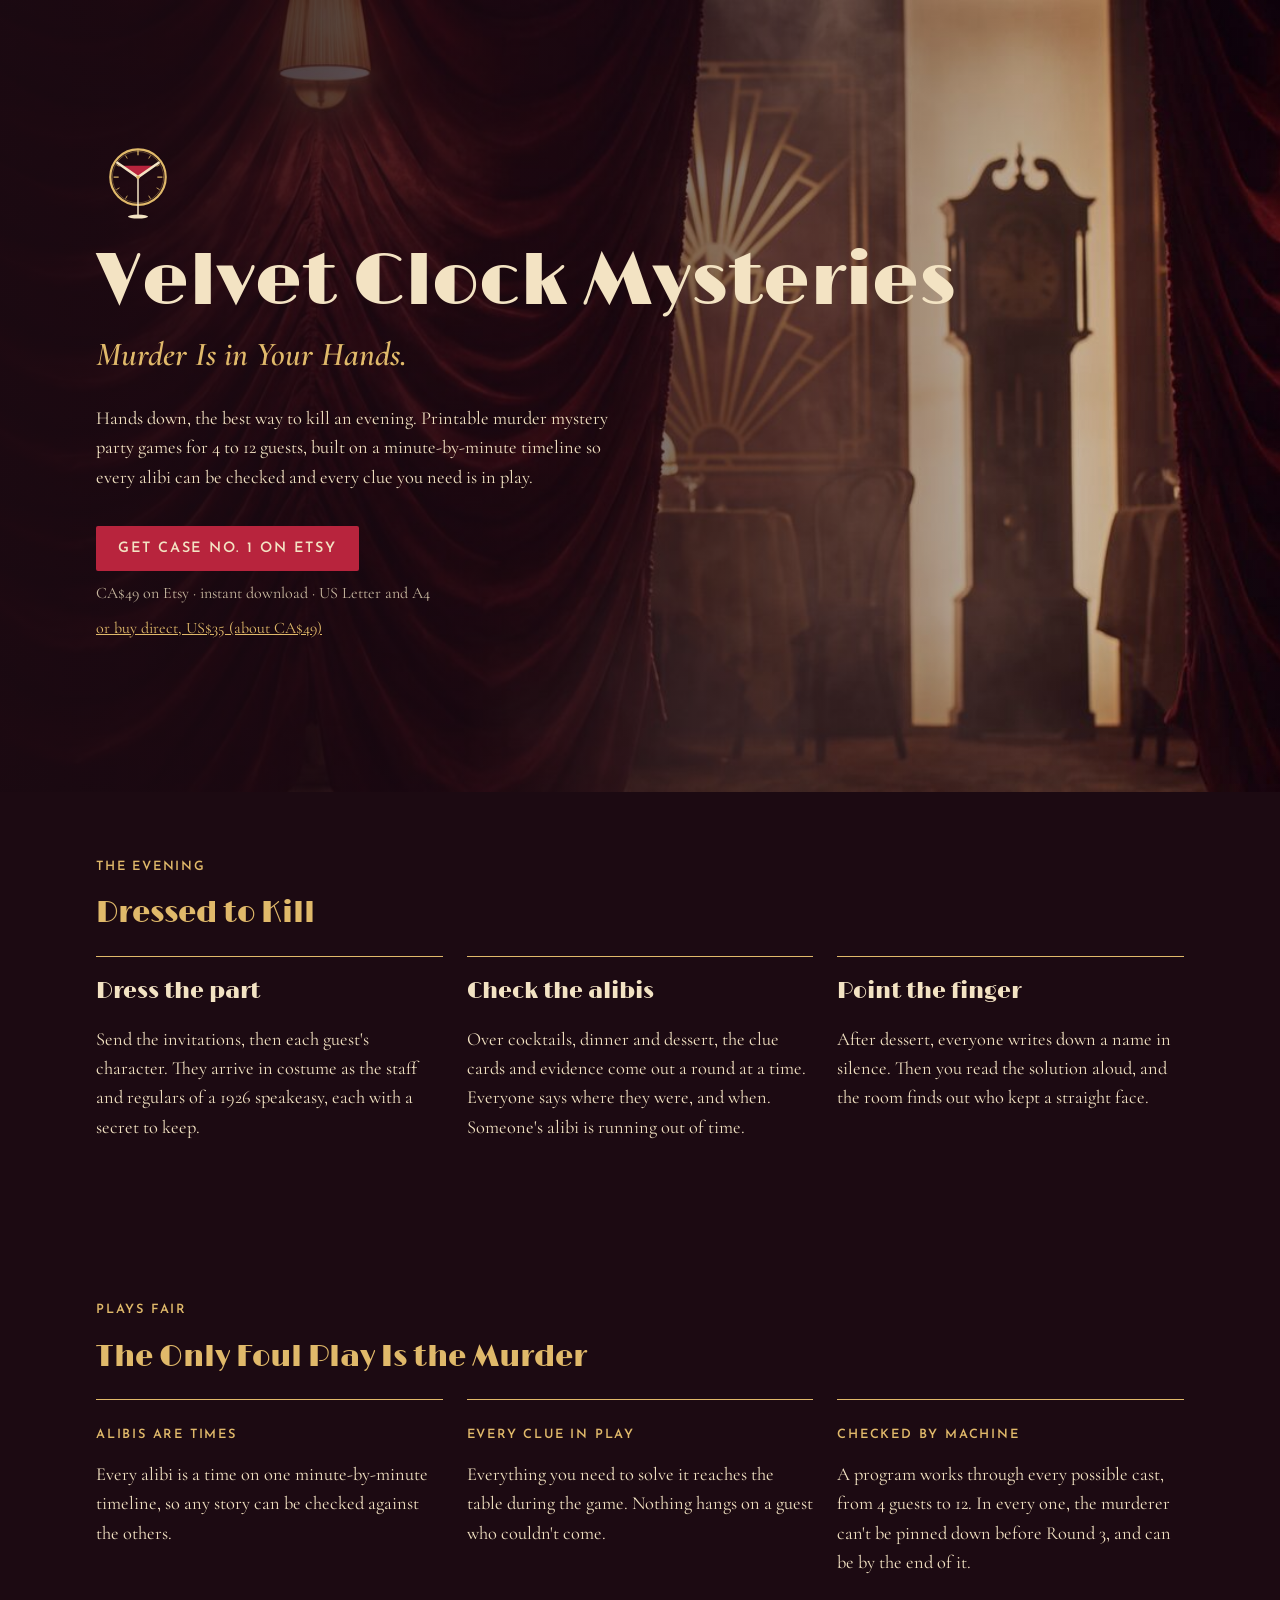
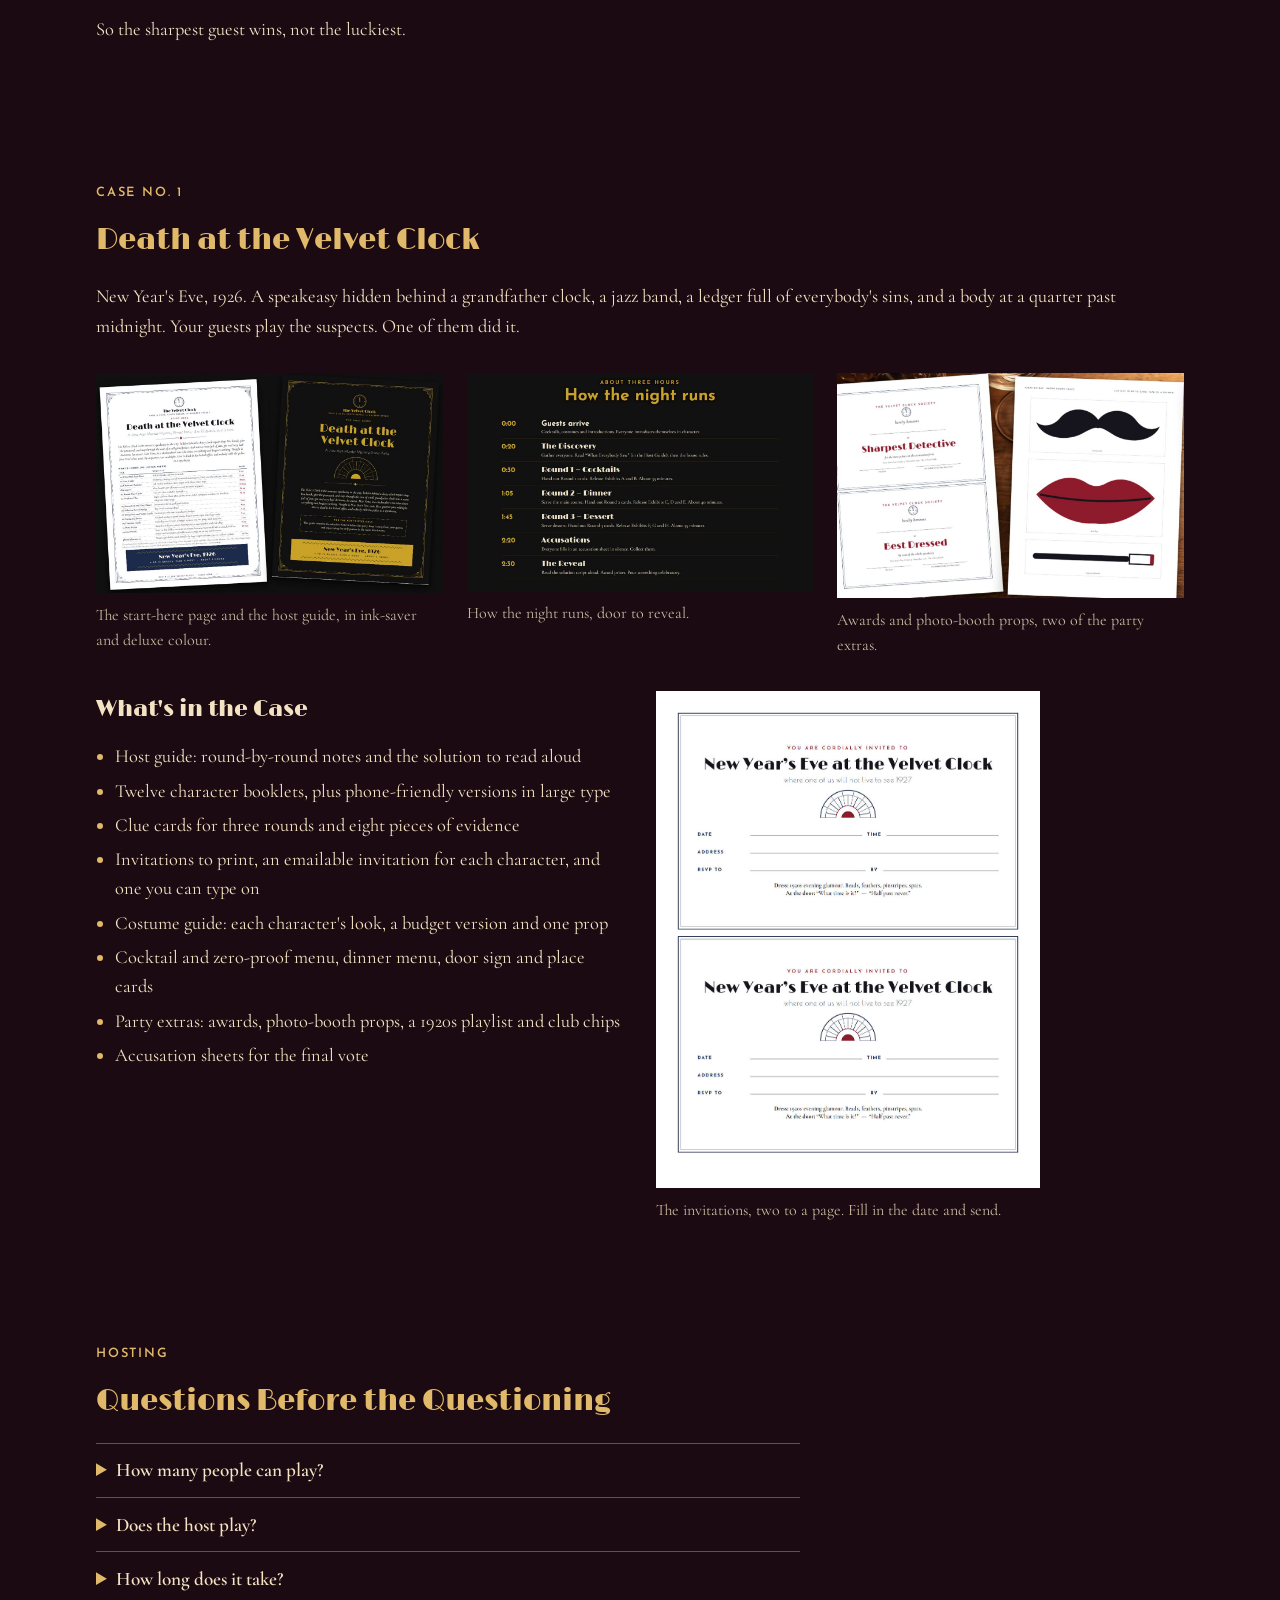
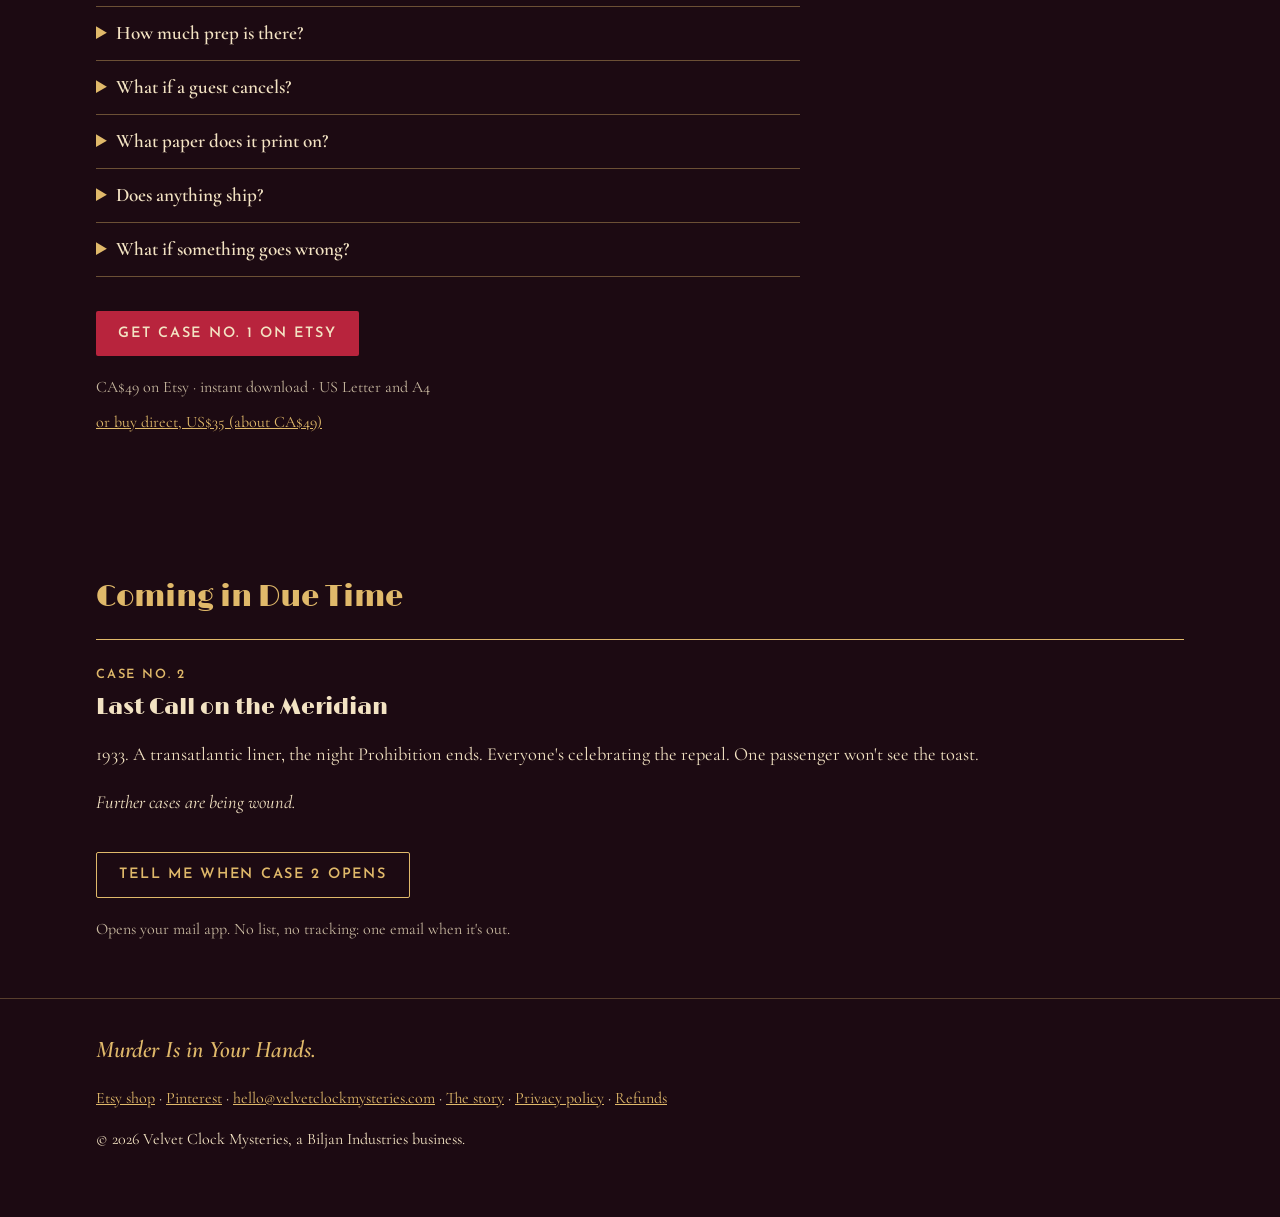
<file: index.html>
<!doctype html>
<html lang="en">
<head>
<meta charset="utf-8">
<meta name="viewport" content="width=device-width,initial-scale=1">
<title>Velvet Clock Mysteries · Murder Is in Your Hands</title>
<meta name="description" content="Printable murder mystery party games for 4 to 12 guests. 1920s speakeasy whodunits built on a minute-by-minute timeline, so every alibi can be checked.">
<meta property="og:title" content="Velvet Clock Mysteries">
<meta property="og:description" content="Murder Is in Your Hands. Printable murder mystery party games for 4 to 12 guests.">
<meta property="og:image" content="https://velvetclockmysteries.com/img/og.jpg">
<meta property="og:url" content="https://velvetclockmysteries.com/">
<link rel="icon" href="img/mark.svg" type="image/svg+xml">
<link rel="apple-touch-icon" href="img/apple-touch-icon.png">
<link rel="preconnect" href="https://fonts.googleapis.com">
<link rel="preconnect" href="https://fonts.gstatic.com" crossorigin>
<link href="https://fonts.googleapis.com/css2?family=Limelight&family=Cormorant+Garamond:ital,wght@0,400;0,600;1,600&family=Josefin+Sans:wght@600&display=swap" rel="stylesheet">
<link rel="stylesheet" href="style.css">
</head>
<body>
<header class="hero">
  <div class="wrap">
    <img class="mark" src="img/mark.svg" alt="Velvet Clock Mysteries logo: clock hands forming a cocktail glass">
    <h1>Velvet Clock Mysteries</h1>
    <p class="tag">Murder Is in Your Hands.</p>
    <p class="lede">Hands down, the best way to kill an evening. Printable murder mystery party games for 4 to 12 guests, built on a minute-by-minute timeline so every alibi can be checked and every clue you need is in play.</p>
    <a class="btn" href="https://www.etsy.com/listing/4600204679">Get Case No. 1 on Etsy</a>
    <p class="fine">CA$49 on Etsy · instant download · US Letter and A4<br><a href="https://buy.polar.sh/polar_cl_ZHQ2BidVIDPLIQDjcFGoCxWFQt771cv23rmCy23dsaY">or buy direct, US$35 (about CA$49)</a></p>
  </div>
</header>
<main class="wrap">
  <section>
    <p class="label">The evening</p>
    <h2>Dressed to Kill</h2>
    <ol class="grid beats">
      <li><h3>Dress the part</h3><p>Send the invitations, then each guest's character. They arrive in costume as the staff and regulars of a 1926 speakeasy, each with a secret to keep.</p></li>
      <li><h3>Check the alibis</h3><p>Over cocktails, dinner and dessert, the clue cards and evidence come out a round at a time. Everyone says where they were, and when. Someone's alibi is running out of time.</p></li>
      <li><h3>Point the finger</h3><p>After dessert, everyone writes down a name in silence. Then you read the solution aloud, and the room finds out who kept a straight face.</p></li>
    </ol>
  </section>
  <section>
    <p class="label">Plays fair</p>
    <h2>The Only Foul Play Is the Murder</h2>
    <div class="grid">
      <div><p class="label">Alibis are times</p><p>Every alibi is a time on one minute-by-minute timeline, so any story can be checked against the others.</p></div>
      <div><p class="label">Every clue in play</p><p>Everything you need to solve it reaches the table during the game. Nothing hangs on a guest who couldn't come.</p></div>
      <div><p class="label">Checked by machine</p><p>A program works through every possible cast, from 4 guests to 12. In every one, the murderer can't be pinned down before Round 3, and can be by the end of it.</p></div>
    </div>
    <p>So the sharpest guest wins, not the luckiest.</p>
  </section>
  <section>
    <p class="label">Case No. 1</p>
    <h2>Death at the Velvet Clock</h2>
    <p>New Year's Eve, 1926. A speakeasy hidden behind a grandfather clock, a jazz band, a ledger full of everybody's sins, and a body at a quarter past midnight. Your guests play the suspects. One of them did it.</p>
    <div class="gallery">
      <figure><img src="img/print.jpg" width="1200" height="762" loading="lazy" alt="Two printed pages from the kit: a white start-here page listing every file, and the black-and-gold cover of the host guide for Death at the Velvet Clock, marked For the host's eyes only."><figcaption class="fine">The start-here page and the host guide, in ink-saver and deluxe colour.</figcaption></figure>
      <figure><img src="img/night.jpg" width="1200" height="756" loading="lazy" alt="The evening's schedule: guests arrive at 0:00, the discovery at 0:20, Round 1 with cocktails at 0:30, Round 2 with dinner at 1:05, Round 3 with dessert at 1:45, accusations at 2:20 and the reveal at 2:30."><figcaption class="fine">How the night runs, door to reveal.</figcaption></figure>
      <figure><img src="img/extras.jpg" width="1200" height="778" loading="lazy" alt="Two printed party extras: award certificates for Sharpest Detective and Best Dressed, and a sheet of cut-out photo-booth props: a moustache, red lips and a cigarette holder."><figcaption class="fine">Awards and photo-booth props, two of the party extras.</figcaption></figure>
    </div>
    <div class="inside">
      <div>
        <h3>What's in the Case</h3>
        <ul>
          <li>Host guide: round-by-round notes and the solution to read aloud</li>
          <li>Twelve character booklets, plus phone-friendly versions in large type</li>
          <li>Clue cards for three rounds and eight pieces of evidence</li>
          <li>Invitations to print, an emailable invitation for each character, and one you can type on</li>
          <li>Costume guide: each character's look, a budget version and one prop</li>
          <li>Cocktail and zero-proof menu, dinner menu, door sign and place cards</li>
          <li>Party extras: awards, photo-booth props, a 1920s playlist and club chips</li>
          <li>Accusation sheets for the final vote</li>
        </ul>
      </div>
      <figure class="kit"><img src="img/kit.jpg" width="1039" height="1346" loading="lazy" alt="A printed page from the kit: two party invitations reading &quot;You are cordially invited to New Year's Eve at the Velvet Clock, where one of us will not live to see 1927&quot;, with lines for date, time, address and RSVP, and a dress note for 1920s evening glamour."><figcaption class="fine">The invitations, two to a page. Fill in the date and send.</figcaption></figure>
    </div>
  </section>
  <section>
    <p class="label">Hosting</p>
    <h2>Questions Before the Questioning</h2>
    <div class="faq">
      <details><summary>How many people can play?</summary><p>4 to 12 guests, plus you as host. Four core characters are always cast, and up to eight optional ones join as the guest list grows. No rewrites.</p></details>
      <details><summary>Does the host play?</summary><p>You run the night and you know the solution, so you don't play one of the four core suspects. Short a guest? You can take an optional part. Those carry nothing essential, so you can't give the game away.</p></details>
      <details><summary>How long does it take?</summary><p>About three hours, with dinner in three stages: cocktails, the main course, dessert. With four guests it runs nearer two and a half.</p></details>
      <details><summary>How much prep is there?</summary><p>Send the invitations about three weeks ahead and each guest's booklet about ten days ahead. The day before, print and cut out the clue cards and print the evidence, on plain paper at home. Card stock is nice, never needed.</p></details>
      <details><summary>What if a guest cancels?</summary><p>An optional character simply drops out, cards and all. If a core player cancels, the host guide shows you how to recast or read their part.</p></details>
      <details><summary>What paper does it print on?</summary><p>US Letter and A4, in colour or black and white. The covers, invitations, menus and door sign also come in a deluxe black-and-gold edition, and every character booklet comes in a version to read on a phone.</p></details>
      <details><summary>Does anything ship?</summary><p>No. It's a digital download: the files are yours as soon as you buy, and you print what you need. Nothing arrives in the post.</p></details>
      <details><summary>What if something goes wrong?</summary><p>If a file won't open, prints wrong or something is missing, we fix it the same day or refund you. Downloaded files can't be returned for a change of mind. The details are on the <a href="refunds.html">refunds page</a>.</p></details>
    </div>
    <p><a class="btn" href="https://www.etsy.com/listing/4600204679">Get Case No. 1 on Etsy</a></p>
    <p class="fine">CA$49 on Etsy · instant download · US Letter and A4<br><a href="https://buy.polar.sh/polar_cl_ZHQ2BidVIDPLIQDjcFGoCxWFQt771cv23rmCy23dsaY">or buy direct, US$35 (about CA$49)</a></p>
  </section>
  <section class="soon">
    <h2>Coming in Due Time</h2>
    <div class="case">
      <p class="label">Case No. 2</p>
      <h3>Last Call on the Meridian</h3>
      <p>1933. A transatlantic liner, the night Prohibition ends. Everyone's celebrating the repeal. One passenger won't see the toast.</p>
    </div>
    <p><em>Further cases are being wound.</em></p>
    <p><a class="btn btn--ghost" href="mailto:hello@velvetclockmysteries.com?subject=Case%202&amp;body=Tell%20me%20when%20Case%20No.%202%20opens">Tell me when Case 2 opens</a></p>
    <p class="fine">Opens your mail app. No list, no tracking: one email when it's out.</p>
  </section>
</main>
<footer>
  <div class="wrap">
    <p class="said">Murder Is in Your Hands.</p>
    <p class="links"><a href="https://www.etsy.com/shop/VelvetClockMysteries">Etsy shop</a> · <a href="https://www.pinterest.com/velvetclockmysteries">Pinterest</a> · <a href="mailto:hello@velvetclockmysteries.com">hello@velvetclockmysteries.com</a> · <a href="lore.html">The story</a> · <a href="privacy.html">Privacy policy</a> · <a href="refunds.html">Refunds</a></p>
    <p>© 2026 Velvet Clock Mysteries, a Biljan Industries business.</p>
  </div>
</footer>
</body>
</html>
</file>
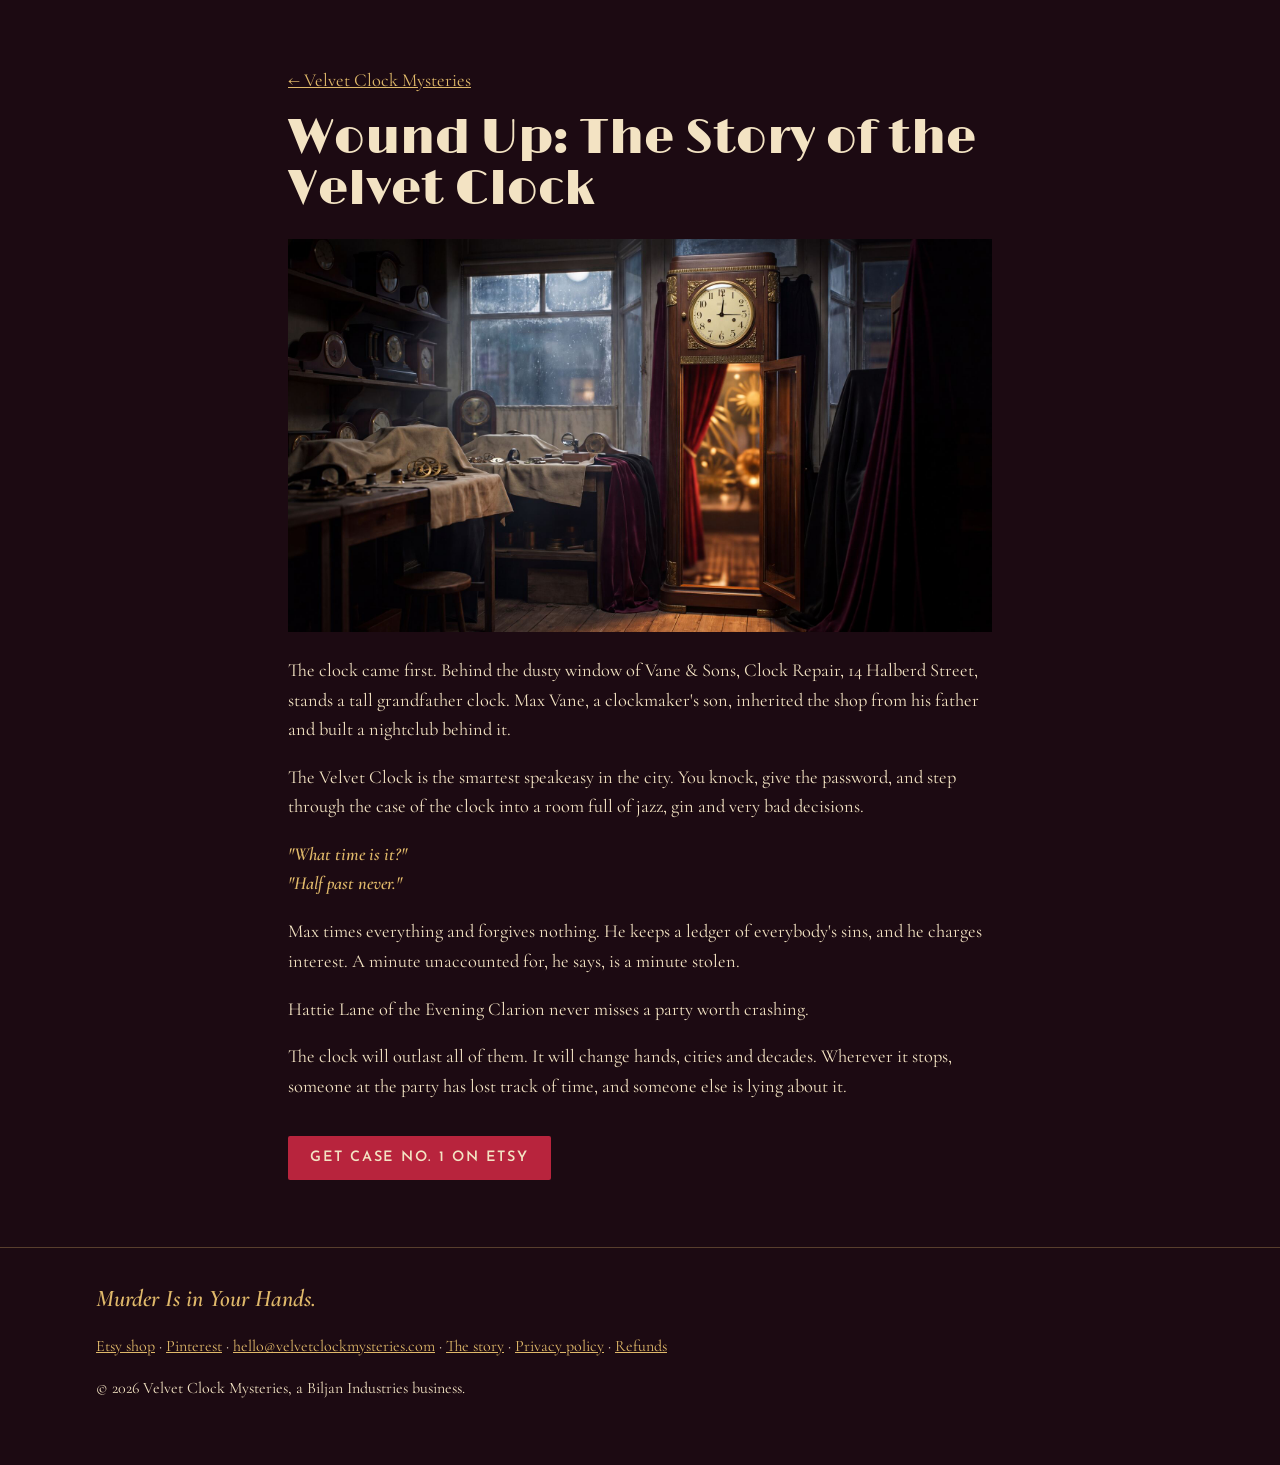
<file: lore.html>
<!doctype html>
<html lang="en">
<head>
<meta charset="utf-8">
<meta name="viewport" content="width=device-width,initial-scale=1">
<title>Wound Up: The Story of the Velvet Clock · Velvet Clock Mysteries</title>
<meta name="description" content="The story of the Velvet Clock, the speakeasy behind a grandfather clock at Vane &amp; Sons, Clock Repair.">
<meta property="og:title" content="Wound Up: The Story of the Velvet Clock">
<meta property="og:image" content="https://velvetclockmysteries.com/img/clockdoor.jpg">
<meta property="og:url" content="https://velvetclockmysteries.com/lore.html">
<link rel="icon" href="img/mark.svg" type="image/svg+xml">
<link rel="apple-touch-icon" href="img/apple-touch-icon.png">
<link rel="preconnect" href="https://fonts.googleapis.com">
<link rel="preconnect" href="https://fonts.gstatic.com" crossorigin>
<link href="https://fonts.googleapis.com/css2?family=Limelight&family=Cormorant+Garamond:ital,wght@0,400;0,600;1,600&family=Josefin+Sans:wght@600&display=swap" rel="stylesheet">
<link rel="stylesheet" href="style.css">
</head>
<body>
<main class="wrap doc">
  <p><a href="./">← Velvet Clock Mysteries</a></p>
  <h1>Wound Up: The Story of the Velvet Clock</h1>
  <figure><img src="img/clockdoor.jpg" width="1920" height="1072" alt="A tall grandfather clock in a dusty clock-repair shop at night, its case door ajar and warm light spilling out from behind it"></figure>
  <p>The clock came first. Behind the dusty window of Vane &amp; Sons, Clock Repair, 14 Halberd Street, stands a tall grandfather clock. Max Vane, a clockmaker's son, inherited the shop from his father and built a nightclub behind it.</p>
  <p>The Velvet Clock is the smartest speakeasy in the city. You knock, give the password, and step through the case of the clock into a room full of jazz, gin and very bad decisions.</p>
  <p class="said">"What time is it?"<br>"Half past never."</p>
  <p>Max times everything and forgives nothing. He keeps a ledger of everybody's sins, and he charges interest. A minute unaccounted for, he says, is a minute stolen.</p>
  <p>Hattie Lane of the Evening Clarion never misses a party worth crashing.</p>
  <p>The clock will outlast all of them. It will change hands, cities and decades. Wherever it stops, someone at the party has lost track of time, and someone else is lying about it.</p>
  <p><a class="btn" href="https://www.etsy.com/listing/4600204679">Get Case No. 1 on Etsy</a></p>
</main>
<footer>
  <div class="wrap">
    <p class="said">Murder Is in Your Hands.</p>
    <p class="links"><a href="https://www.etsy.com/shop/VelvetClockMysteries">Etsy shop</a> · <a href="https://www.pinterest.com/velvetclockmysteries">Pinterest</a> · <a href="mailto:hello@velvetclockmysteries.com">hello@velvetclockmysteries.com</a> · <a href="lore.html">The story</a> · <a href="privacy.html">Privacy policy</a> · <a href="refunds.html">Refunds</a></p>
    <p>© 2026 Velvet Clock Mysteries, a Biljan Industries business.</p>
  </div>
</footer>
</body>
</html>
</file>
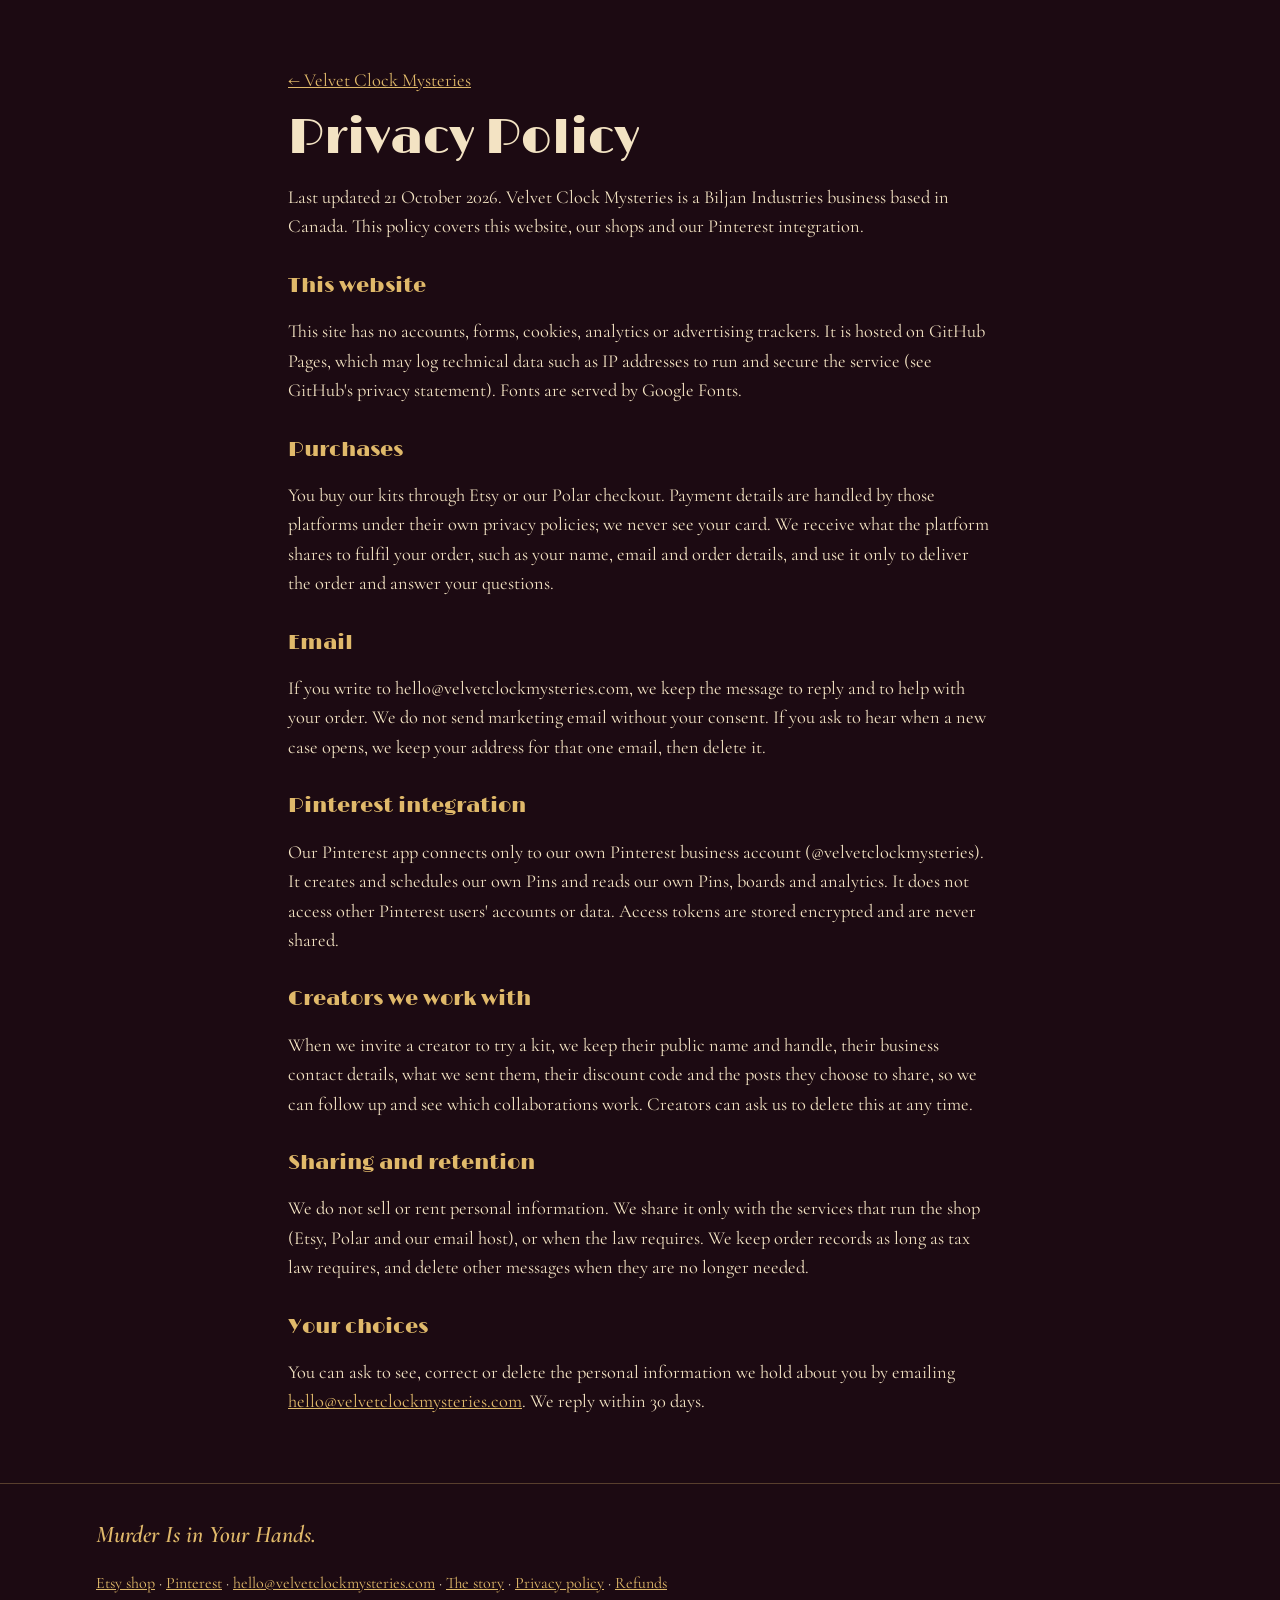
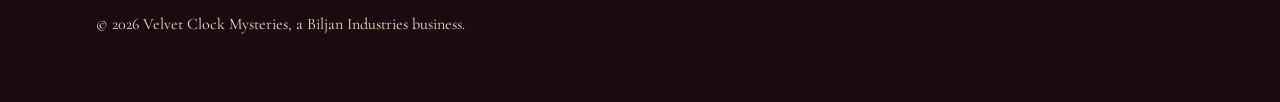
<file: privacy.html>
<!doctype html>
<html lang="en">
<head>
<meta charset="utf-8">
<meta name="viewport" content="width=device-width,initial-scale=1">
<title>Privacy Policy · Velvet Clock Mysteries</title>
<meta name="description" content="How Velvet Clock Mysteries handles personal information.">
<link rel="icon" href="img/mark.svg" type="image/svg+xml">
<link rel="preconnect" href="https://fonts.googleapis.com">
<link rel="preconnect" href="https://fonts.gstatic.com" crossorigin>
<link href="https://fonts.googleapis.com/css2?family=Limelight&family=Cormorant+Garamond:ital,wght@0,400;0,600;1,600&family=Josefin+Sans:wght@600&display=swap" rel="stylesheet">
<link rel="stylesheet" href="style.css">
</head>
<body>
<main class="wrap doc">
  <p><a href="./">← Velvet Clock Mysteries</a></p>
  <h1>Privacy Policy</h1>
  <p>Last updated 21 October 2026. Velvet Clock Mysteries is a Biljan Industries business based in Canada. This policy covers this website, our shops and our Pinterest integration.</p>

  <h2>This website</h2>
  <p>This site has no accounts, forms, cookies, analytics or advertising trackers. It is hosted on GitHub Pages, which may log technical data such as IP addresses to run and secure the service (see GitHub's privacy statement). Fonts are served by Google Fonts.</p>

  <h2>Purchases</h2>
  <p>You buy our kits through Etsy or our Polar checkout. Payment details are handled by those platforms under their own privacy policies; we never see your card. We receive what the platform shares to fulfil your order, such as your name, email and order details, and use it only to deliver the order and answer your questions.</p>

  <h2>Email</h2>
  <p>If you write to hello@velvetclockmysteries.com, we keep the message to reply and to help with your order. We do not send marketing email without your consent. If you ask to hear when a new case opens, we keep your address for that one email, then delete it.</p>

  <h2>Pinterest integration</h2>
  <p>Our Pinterest app connects only to our own Pinterest business account (@velvetclockmysteries). It creates and schedules our own Pins and reads our own Pins, boards and analytics. It does not access other Pinterest users' accounts or data. Access tokens are stored encrypted and are never shared.</p>

  <h2>Creators we work with</h2>
  <p>When we invite a creator to try a kit, we keep their public name and handle, their business contact details, what we sent them, their discount code and the posts they choose to share, so we can follow up and see which collaborations work. Creators can ask us to delete this at any time.</p>

  <h2>Sharing and retention</h2>
  <p>We do not sell or rent personal information. We share it only with the services that run the shop (Etsy, Polar and our email host), or when the law requires. We keep order records as long as tax law requires, and delete other messages when they are no longer needed.</p>

  <h2>Your choices</h2>
  <p>You can ask to see, correct or delete the personal information we hold about you by emailing <a href="mailto:hello@velvetclockmysteries.com">hello@velvetclockmysteries.com</a>. We reply within 30 days.</p>
</main>
<footer>
  <div class="wrap">
    <p class="said">Murder Is in Your Hands.</p>
    <p class="links"><a href="https://www.etsy.com/shop/VelvetClockMysteries">Etsy shop</a> · <a href="https://www.pinterest.com/velvetclockmysteries">Pinterest</a> · <a href="mailto:hello@velvetclockmysteries.com">hello@velvetclockmysteries.com</a> · <a href="lore.html">The story</a> · <a href="privacy.html">Privacy policy</a> · <a href="refunds.html">Refunds</a></p>
    <p>© 2026 Velvet Clock Mysteries, a Biljan Industries business.</p>
  </div>
</footer>
</body>
</html>
</file>
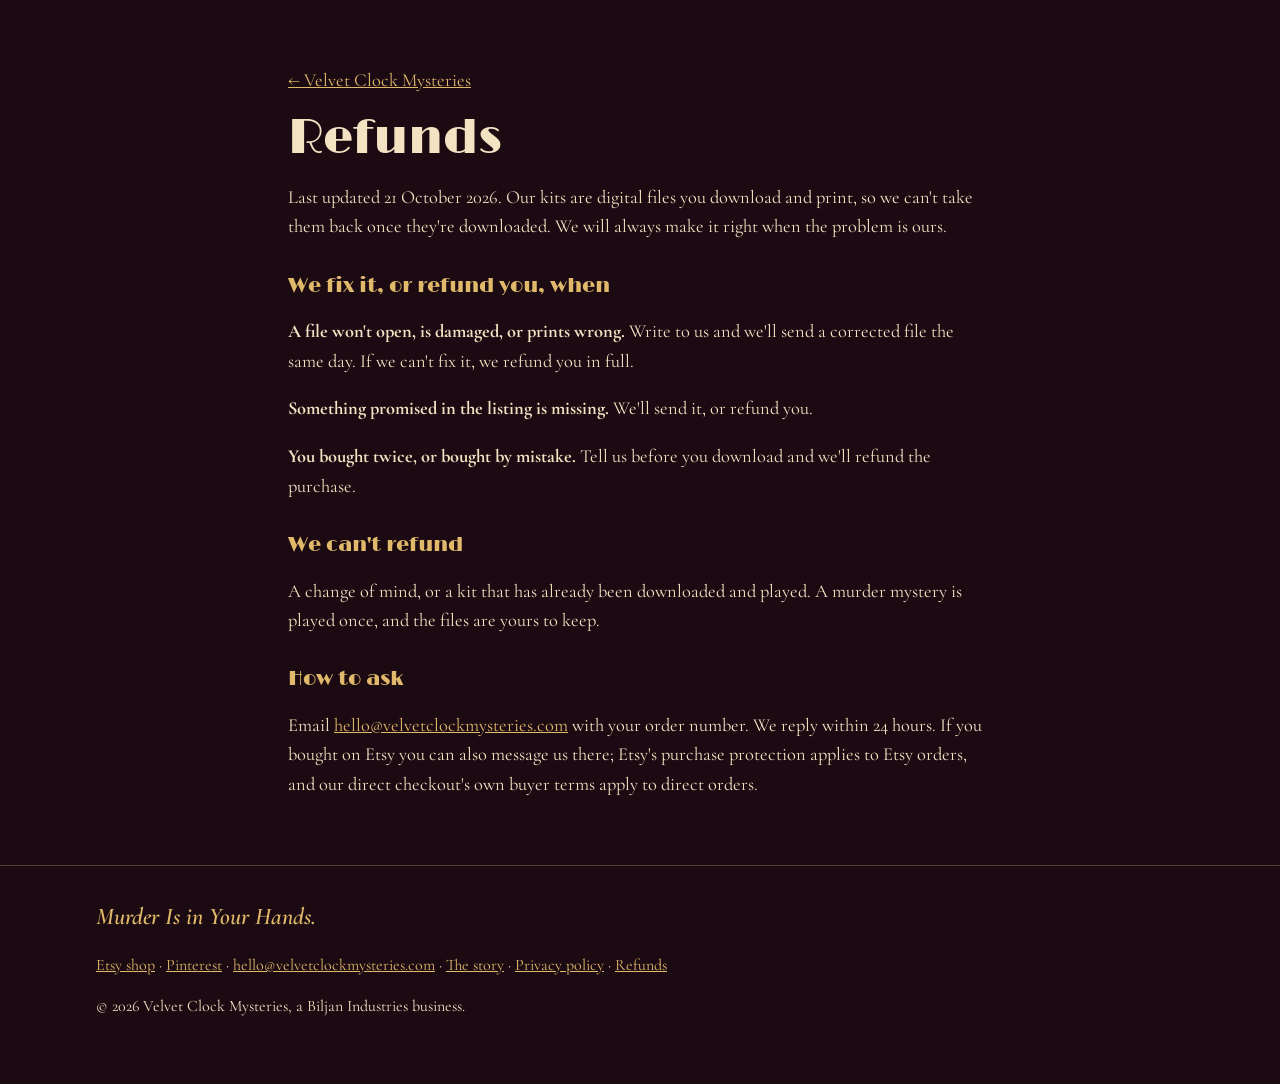
<file: refunds.html>
<!doctype html>
<html lang="en">
<head>
<meta charset="utf-8">
<meta name="viewport" content="width=device-width,initial-scale=1">
<title>Refunds · Velvet Clock Mysteries</title>
<meta name="description" content="Refund policy for Velvet Clock Mysteries printable party games.">
<link rel="icon" href="img/mark.svg" type="image/svg+xml">
<link rel="preconnect" href="https://fonts.googleapis.com">
<link rel="preconnect" href="https://fonts.gstatic.com" crossorigin>
<link href="https://fonts.googleapis.com/css2?family=Limelight&family=Cormorant+Garamond:ital,wght@0,400;0,600;1,600&family=Josefin+Sans:wght@600&display=swap" rel="stylesheet">
<link rel="stylesheet" href="style.css">
</head>
<body>
<main class="wrap doc">
  <p><a href="./">← Velvet Clock Mysteries</a></p>
  <h1>Refunds</h1>
  <p>Last updated 21 October 2026. Our kits are digital files you download and print, so we can't take them back once they're downloaded. We will always make it right when the problem is ours.</p>

  <h2>We fix it, or refund you, when</h2>
  <p><strong>A file won't open, is damaged, or prints wrong.</strong> Write to us and we'll send a corrected file the same day. If we can't fix it, we refund you in full.</p>
  <p><strong>Something promised in the listing is missing.</strong> We'll send it, or refund you.</p>
  <p><strong>You bought twice, or bought by mistake.</strong> Tell us before you download and we'll refund the purchase.</p>

  <h2>We can't refund</h2>
  <p>A change of mind, or a kit that has already been downloaded and played. A murder mystery is played once, and the files are yours to keep.</p>

  <h2>How to ask</h2>
  <p>Email <a href="mailto:hello@velvetclockmysteries.com">hello@velvetclockmysteries.com</a> with your order number. We reply within 24 hours. If you bought on Etsy you can also message us there; Etsy's purchase protection applies to Etsy orders, and our direct checkout's own buyer terms apply to direct orders.</p>
</main>
<footer>
  <div class="wrap">
    <p class="said">Murder Is in Your Hands.</p>
    <p class="links"><a href="https://www.etsy.com/shop/VelvetClockMysteries">Etsy shop</a> · <a href="https://www.pinterest.com/velvetclockmysteries">Pinterest</a> · <a href="mailto:hello@velvetclockmysteries.com">hello@velvetclockmysteries.com</a> · <a href="lore.html">The story</a> · <a href="privacy.html">Privacy policy</a> · <a href="refunds.html">Refunds</a></p>
    <p>© 2026 Velvet Clock Mysteries, a Biljan Industries business.</p>
  </div>
</footer>
</body>
</html>
</file>
<file: style.css>
:root{--velvet:#5a1a2e;--ink:#1c0a12;--cream:#f3e3c3;--brass:#e0b96a;--red:#b8243d}
*{box-sizing:border-box}
html{background:var(--ink)}
body{margin:0;color:var(--cream);background:var(--ink);font:400 1.15rem/1.6 "Cormorant Garamond",Georgia,serif}
a{color:var(--brass)}
a:focus-visible,.btn:focus-visible{outline:2px solid var(--brass);outline-offset:3px}
.hero{min-height:88vh;display:flex;align-items:center;background:linear-gradient(90deg,rgba(28,10,18,.92) 0%,rgba(28,10,18,.55) 55%,rgba(28,10,18,.1) 100%),url(img/curtain.jpg) 80% center/cover}
.wrap{width:min(68rem,100% - 2rem);margin:0 auto}
.mark{width:84px;height:84px}
h1{font:400 clamp(2.4rem,7vw,4.6rem)/1.05 Limelight,serif;margin:.6rem 0 .4rem}
.tag{font-style:italic;font-weight:600;color:var(--brass);font-size:clamp(1.4rem,3.5vw,2.1rem);margin:0 0 1.4rem}
.lede{max-width:34rem}
.btn{display:inline-block;margin-top:1rem;padding:.95rem 1.4rem;background:var(--red);color:var(--cream);text-decoration:none;font:600 .9rem/1 "Josefin Sans",sans-serif;letter-spacing:.12em;text-transform:uppercase;border-radius:2px}
.btn:hover{background:#9c1d33}
.btn--ghost{background:transparent;color:var(--brass);border:1px solid var(--brass)}
.btn--ghost:hover{background:rgba(224,185,106,.12)}
.fine{font-size:1rem;margin:.6rem 0 0;color:rgba(243,227,195,.8)}
.fine a{display:inline-block;padding:.6rem 0}
.kit{max-width:24rem;margin:0}
.kit img,.gallery img{display:block;width:100%;height:auto}
section{padding:3.5rem 0}
h2{font:400 1.8rem/1.2 Limelight,serif;color:var(--brass)}
.grid{display:grid;gap:1.5rem;grid-template-columns:repeat(auto-fit,minmax(min(100%,16rem),1fr));padding:0;list-style:none}
.grid>*{border-top:1px solid var(--brass);padding-top:1rem}
.label{font:600 .8rem/1 "Josefin Sans",sans-serif;letter-spacing:.14em;text-transform:uppercase;color:var(--brass)}
footer{padding:2rem 0 3rem;border-top:1px solid rgba(224,185,106,.3);font-size:1rem}
.doc{max-width:44rem;padding:3rem 0}
.doc h1{font-size:clamp(2rem,6vw,3rem)}
.doc h2{font-size:1.3rem;margin-top:2rem}
h3{font:400 1.4rem/1.2 Limelight,serif;margin:.4rem 0}
.soon .case{border-top:1px solid var(--brass);padding-top:1rem}
.sr{position:absolute;width:1px;height:1px;overflow:hidden;clip:rect(0 0 0 0);white-space:nowrap}
.doc figure{margin:1.5rem 0}
.doc img{display:block;width:100%;height:auto}
.said{font-style:italic;font-weight:600;color:var(--brass)}
footer .said{font-size:1.5rem;margin:0 0 .5rem}
@media (max-width:40rem){.hero{background-position:35% center}.btn{display:block;text-align:center}footer .links{line-height:2}}
.gallery{display:grid;gap:1.5rem;grid-template-columns:repeat(auto-fit,minmax(min(100%,18rem),1fr));margin:2rem 0}
.gallery figure{margin:0}
.inside{display:grid;gap:2rem;grid-template-columns:repeat(auto-fit,minmax(min(100%,20rem),1fr));align-items:start}
.inside ul{padding-left:1.2rem}
.inside li{margin:.3rem 0}
li::marker,summary::marker{color:var(--brass)}
.faq{max-width:44rem;margin-bottom:1rem}
.faq details{border-top:1px solid rgba(224,185,106,.4)}
.faq details:last-child{border-bottom:1px solid rgba(224,185,106,.4)}
.faq summary{min-height:44px;padding:.7rem 0;cursor:pointer;font-weight:600;font-size:1.2rem}
.faq summary:focus-visible{outline:2px solid var(--brass);outline-offset:3px}
.faq details p{margin:0 0 1rem}
</file>
